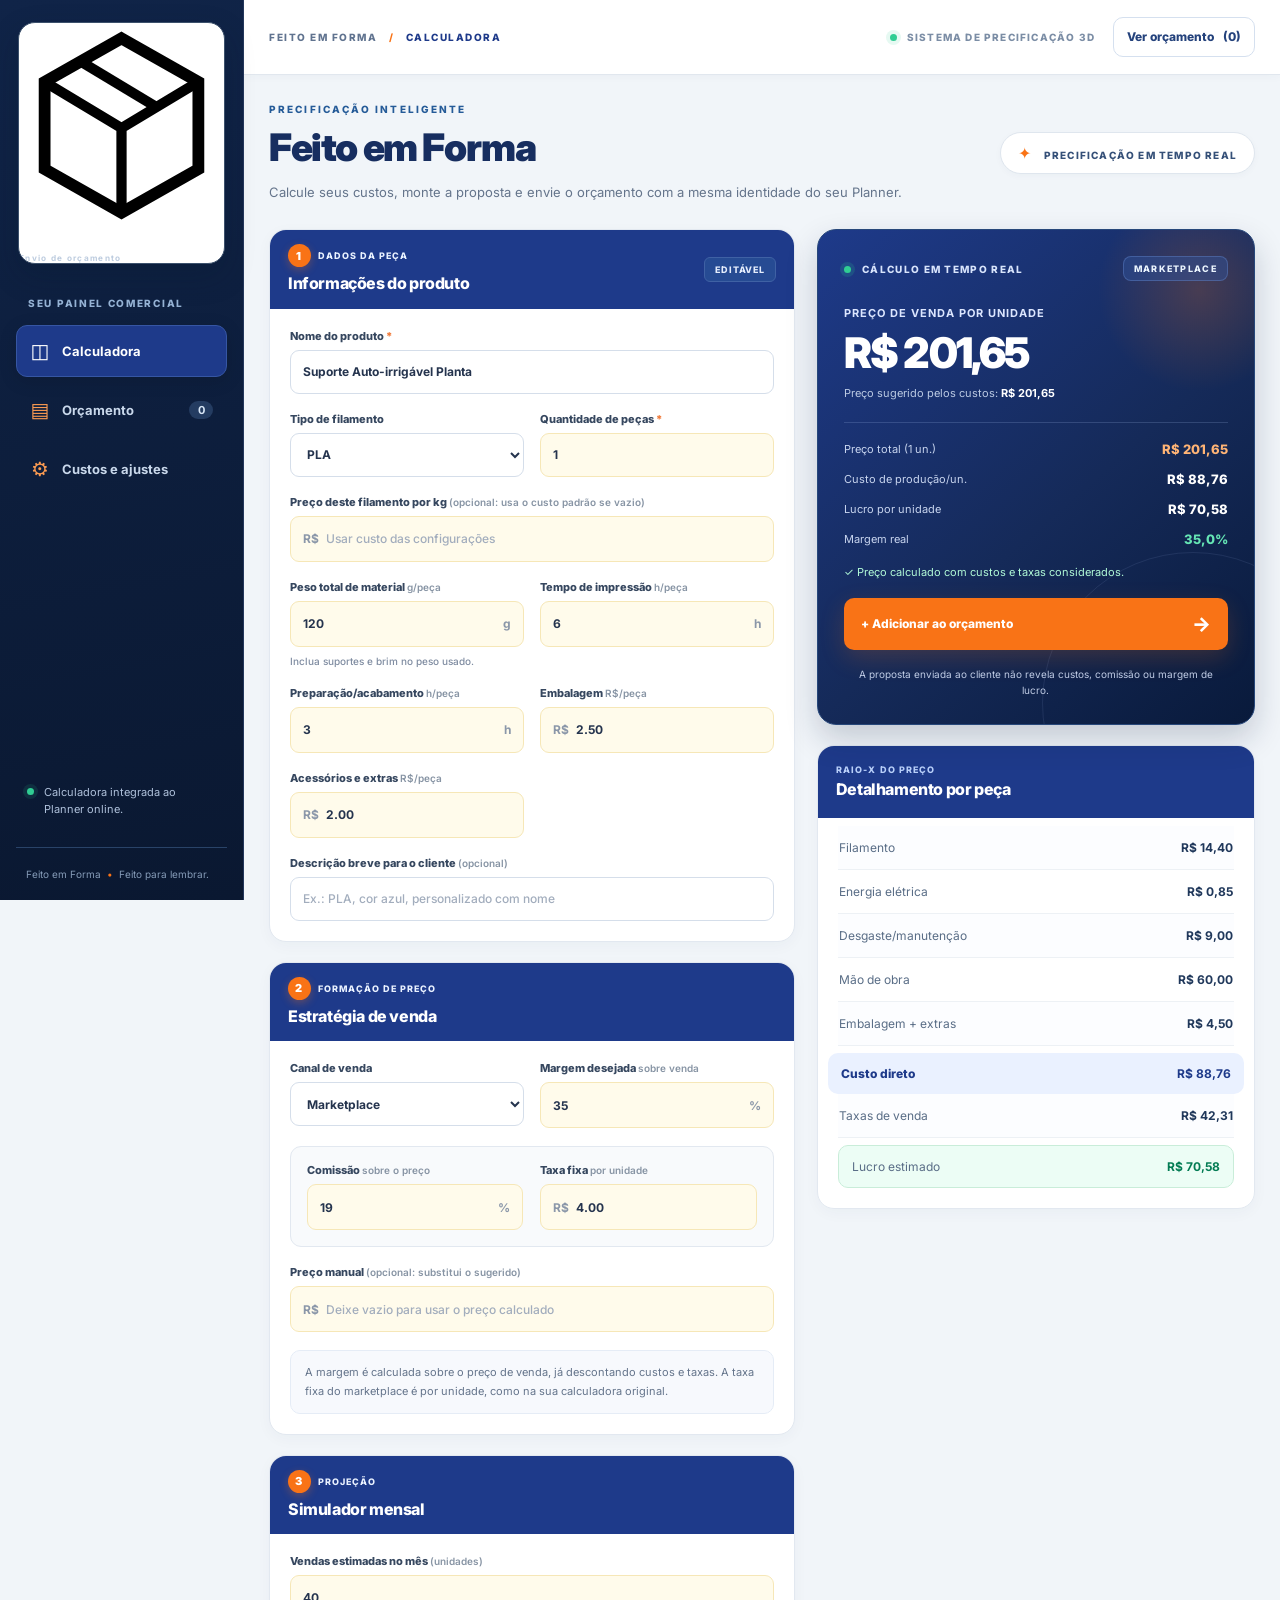
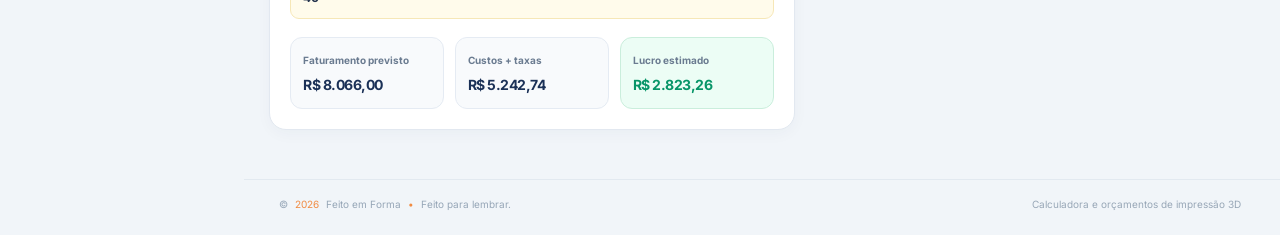
<file: mnt/data/planner-v4-greenfix/calculadora/index.html>
<!DOCTYPE html>
<html lang="pt-BR">
<head>
  <meta charset="UTF-8">
  <meta name="viewport" content="width=device-width, initial-scale=1.0">
  <meta name="theme-color" content="#11352c">
  <meta name="description" content="Calculadora de impressão 3D, custos, preços e propostas comerciais da Feito em Forma.">
  <title>Calculadora & Orçamentos | Feito em Forma</title>
  <link rel="icon" type="image/png" href="assets/img/favicon.png">
  <link rel="stylesheet" href="assets/css/styles.css">
  <link rel="stylesheet" href="assets/css/redesign.css">
  <link rel="stylesheet" href="assets/css/embedded.css">
  <script defer src="assets/js/app.js"></script>
</head>
<body>
  <div class="app-shell">
    <aside class="sidebar" aria-label="Menu principal">
      <div class="brand">
        <img class="brand-symbol" src="assets/img/brand-symbol.svg" alt="Símbolo da Feito em Forma">
        <div class="brand-text"><strong>Feito em Forma</strong><small>Envio de orçamento</small></div>
      </div>
      <div class="sidebar-caption">SEU PAINEL COMERCIAL</div>
      <nav class="nav" aria-label="Seções">
        <button type="button" class="nav-link active" data-tab="calculadora" aria-current="page"><span class="nav-ico">◫</span> Calculadora</button>
        <button type="button" class="nav-link" data-tab="orcamento"><span class="nav-ico">▤</span> Orçamento <span id="navCount" class="count-pill">0</span></button>
        
        <button type="button" class="nav-link" data-tab="configuracoes"><span class="nav-ico">⚙</span> Custos e ajustes</button>
      </nav>
      <div class="sidebar-spacer"></div>
      <div class="sidebar-info"><span class="status-dot"></span><span>Calculadora integrada ao Planner online.</span></div>
      <div class="sidebar-foot">Feito em Forma <span>•</span> Feito para lembrar.</div>
    </aside>

    <main class="main">
      <nav class="embedded-nav" aria-label="Etapas da calculadora integrada">
        <button type="button" data-tab="calculadora">◫ Calculadora</button>
        <button type="button" data-tab="orcamento">▤ Orçamento</button>
        
        <button type="button" data-tab="configuracoes">⚙ Custos e ajustes</button>
      </nav>
      <header class="topbar">
        <div class="breadcrumb">FEITO EM FORMA <span>/</span> <span id="breadcrumbSection">CALCULADORA</span></div>
        <div class="top-actions"><span class="top-label"><span class="status-dot"></span> SISTEMA DE PRECIFICAÇÃO 3D</span><button type="button" class="btn btn-small btn-outline" data-goto="orcamento">Ver orçamento <span id="topCount">(0)</span></button></div>
      </header>

      <section id="panel-calculadora" class="panel active" aria-label="Calculadora">
        <div class="page-head"><div><div class="eyebrow">PRECIFICAÇÃO INTELIGENTE</div><h1>Feito em Forma</h1><p>Calcule seus custos, monte a proposta e envie o orçamento com a mesma identidade do seu Planner.</p></div><div class="head-mark"><span>✦</span> PRECIFICAÇÃO EM TEMPO REAL</div></div>
        <div class="calc-grid">
          <div class="calc-form-stack">
            <section class="surface">
              <div class="surface-header"><div><div class="section-counter numbered"><b>1</b><span>DADOS DA PEÇA</span></div><h2>Informações do produto</h2></div><span class="tiny-chip">EDITÁVEL</span></div>
              <div class="form-grid">
                <label class="field full"><span>Nome do produto <i>*</i></span><input id="prod_nome" type="text" maxlength="120" value="Suporte Auto-irrigável Planta" placeholder="Ex.: Chaveiro personalizado"></label>
                <label class="field"><span>Tipo de filamento</span><select id="prod_material"><option>PLA</option><option>PETG</option><option>ABS</option><option>TPU</option><option>Outro</option></select></label>
                <label class="field"><span>Quantidade de peças <i>*</i></span><input id="prod_quantidade" type="number" min="1" max="100000" step="1" value="1"></label>
                <label class="field full"><span>Preço deste filamento por kg <small>(opcional: usa o custo padrão se vazio)</small></span><div class="input-unit"><span>R$</span><input id="prod_custo_filamento" type="number" min="0" step="0.01" placeholder="Usar custo das configurações"></div></label>
                <label class="field"><span>Peso total de material <small>g/peça</small></span><div class="input-unit"><input id="prod_peso" type="number" min="0" step="0.1" value="120"><span>g</span></div><small>Inclua suportes e brim no peso usado.</small></label>
                <label class="field"><span>Tempo de impressão <small>h/peça</small></span><div class="input-unit"><input id="prod_temp_imp" type="number" min="0" step="0.1" value="6"><span>h</span></div></label>
                <label class="field"><span>Preparação/acabamento <small>h/peça</small></span><div class="input-unit"><input id="prod_temp_prep" type="number" min="0" step="0.1" value="3"><span>h</span></div></label>
                <label class="field"><span>Embalagem <small>R$/peça</small></span><div class="input-unit"><span>R$</span><input id="prod_emb" type="number" min="0" step="0.01" value="2.50"></div></label>
                <label class="field"><span>Acessórios e extras <small>R$/peça</small></span><div class="input-unit"><span>R$</span><input id="prod_extras" type="number" min="0" step="0.01" value="2.00"></div></label>
                <label class="field full"><span>Descrição breve para o cliente <small>(opcional)</small></span><input id="prod_descricao" maxlength="180" type="text" placeholder="Ex.: PLA, cor azul, personalizado com nome"></label>
              </div>
            </section>
            <section class="surface">
              <div class="surface-header"><div><div class="section-counter numbered"><b>2</b><span>FORMAÇÃO DE PREÇO</span></div><h2>Estratégia de venda</h2></div></div>
              <div class="form-grid">
                <label class="field"><span>Canal de venda</span><select id="prod_canal"><option value="direta">Venda direta / WhatsApp</option><option value="marketplace" selected>Marketplace</option></select></label>
                <label class="field"><span>Margem desejada <small>sobre venda</small></span><div class="input-unit"><input id="prod_margem_pct" type="number" step="1" min="0" max="99" value="35"><span>%</span></div></label>
                <div id="marketplaceFields" class="subfields full"><label class="field"><span>Comissão <small>sobre o preço</small></span><div class="input-unit"><input id="prod_taxa_pct" type="number" min="0" max="99" step="0.1" value="19"><span>%</span></div></label><label class="field"><span>Taxa fixa <small>por unidade</small></span><div class="input-unit"><span>R$</span><input id="prod_taxa_fixa" type="number" min="0" step="0.01" value="4.00"></div></label></div>
                <label class="field full"><span>Preço manual <small>(opcional: substitui o sugerido)</small></span><div class="input-unit"><span>R$</span><input id="prod_preco_manual" type="number" min="0" step="0.01" placeholder="Deixe vazio para usar o preço calculado"></div></label>
              </div>
              <div class="helper-note">A margem é calculada sobre o preço de venda, já descontando custos e taxas. A taxa fixa do marketplace é por unidade, como na sua calculadora original.</div>
            </section>
            <section class="surface compact">
              <div class="surface-header"><div><div class="section-counter numbered"><b>3</b><span>PROJEÇÃO</span></div><h2>Simulador mensal</h2></div></div>
              <label class="field"><span>Vendas estimadas no mês <small>(unidades)</small></span><input id="vendas_qtd" type="number" min="0" step="1" value="40"></label>
              <div class="projection"><div><span>Faturamento previsto</span><strong id="kpi_faturamento">R$ 0,00</strong></div><div><span>Custos + taxas</span><strong id="kpi_custo">R$ 0,00</strong></div><div><span>Lucro estimado</span><strong class="green" id="kpi_lucro">R$ 0,00</strong></div></div>
            </section>
          </div>
          <div class="calc-side">
            <section class="price-card">
              <div class="price-header"><span><span class="status-dot light"></span> CÁLCULO EM TEMPO REAL</span><span id="channelChip" class="channel-chip">MARKETPLACE</span></div>
              <div class="price-caption">PREÇO DE VENDA POR UNIDADE</div><div id="priceUnit" class="price-big">R$ 0,00</div><div class="price-secondary">Preço sugerido pelos custos: <strong id="suggestedUnit">R$ 0,00</strong></div>
              <div class="price-divider"></div>
              <div class="price-metrics"><div><span>Preço total (<span id="summaryQty">1</span> un.)</span><strong id="priceTotal">R$ 0,00</strong></div><div><span>Custo de produção/un.</span><strong id="costUnit">R$ 0,00</strong></div><div><span>Lucro por unidade</span><strong id="profitUnit">R$ 0,00</strong></div><div><span>Margem real</span><strong id="marginReal">0,0%</strong></div></div>
              <div id="calcFeedback" class="calc-feedback" role="status"></div>
              <button id="addItemBtn" type="button" class="btn btn-orange btn-full">+ Adicionar ao orçamento <span>→</span></button>
              <div class="price-tip">A proposta enviada ao cliente não revela custos, comissão ou margem de lucro.</div>
            </section>
            <section class="surface breakdown"><div class="surface-header"><div><div class="section-counter">RAIO-X DO PREÇO</div><h2>Detalhamento por peça</h2></div></div>
              <div class="breakdown-row"><span>Filamento</span><strong id="c_material">R$ 0,00</strong></div><div class="breakdown-row"><span>Energia elétrica</span><strong id="c_energia">R$ 0,00</strong></div><div class="breakdown-row"><span>Desgaste/manutenção</span><strong id="c_depreciacao">R$ 0,00</strong></div><div class="breakdown-row"><span>Mão de obra</span><strong id="c_maodeobra">R$ 0,00</strong></div><div class="breakdown-row"><span>Embalagem + extras</span><strong id="c_embalagem">R$ 0,00</strong></div><div class="breakdown-row total"><span>Custo direto</span><strong id="c_total_direto">R$ 0,00</strong></div><div class="breakdown-row"><span>Taxas de venda</span><strong id="c_taxa_mkt_total">R$ 0,00</strong></div><div class="breakdown-row profit"><span>Lucro estimado</span><strong id="c_lucro_unit">R$ 0,00</strong></div>
            </section>
          </div>
        </div>
      </section>

      <section id="panel-orcamento" class="panel" aria-label="Orçamento">
        <div class="page-head"><div><div class="eyebrow">ATENDIMENTO AO CLIENTE</div><h1>Seu próximo <em>orçamento.</em></h1><p>Monte uma proposta com várias peças e envie uma mensagem pronta pelo WhatsApp.</p></div><button type="button" id="newQuote" class="btn btn-outline">+ Novo orçamento</button></div>
        <div class="quote-grid">
          <div class="quote-edit-col">
            <section class="surface"><div class="surface-header"><div><div class="section-counter numbered"><b>1</b><span>DADOS DO CLIENTE</span></div><h2>Para quem é a proposta?</h2></div></div>
              <div class="form-grid"><label class="field"><span>Nome do cliente</span><input id="cliente_nome" type="text" maxlength="100" placeholder="Nome ou empresa"></label><label class="field"><span>WhatsApp do cliente <small>(opcional)</small></span><input id="cliente_telefone" type="tel" maxlength="24" placeholder="11 99999-9999"></label><label class="field full"><span>Data de validade</span><input id="orc_validade" type="date"></label></div>
            </section>
            <section class="surface"><div class="surface-header"><div><div class="section-counter numbered"><b>2</b><span>ITENS DA PROPOSTA</span></div><h2>Produtos selecionados <span class="mini-count" id="itemCount">0</span></h2></div><button id="backCalcBtn" type="button" class="btn btn-small btn-outline">+ Adicionar item</button></div>
              <div id="quoteItems" class="quote-items"></div>
            </section>
            <section class="surface"><div class="surface-header"><div><div class="section-counter numbered"><b>3</b><span>CONDIÇÕES</span></div><h2>Condições comerciais</h2></div></div>
              <div class="form-grid"><label class="field"><span>Desconto geral</span><div class="input-unit"><input id="orc_desconto" type="number" min="0" max="100" step="0.1" value="0"><span>%</span></div></label><label class="field"><span>Frete cobrado do cliente</span><div class="input-unit"><span>R$</span><input id="orc_frete" type="number" min="0" step="0.01" value="0"></div></label><label class="field"><span>Custo real do frete <small>(interno)</small></span><div class="input-unit"><span>R$</span><input id="orc_custo_frete" type="number" min="0" step="0.01" value="0"></div></label><label class="field"><span>Prazo estimado</span><input id="orc_prazo" type="text" maxlength="100" placeholder="Ex.: 5 dias úteis"></label><label class="field full"><span>Forma de pagamento</span><input id="orc_pagamento" type="text" maxlength="140" placeholder="Ex.: PIX, 50% de entrada"></label><label class="field full"><span>Observações ao cliente</span><textarea id="orc_observacoes" rows="3" maxlength="600" placeholder="Ex.: Arte sujeita à aprovação antes da produção."></textarea></label></div>
            </section>
            <section class="surface"><div class="surface-header"><div><div class="section-counter">RESULTADOS INTERNOS</div><h2>Viabilidade da proposta</h2></div></div><div class="internal-stats"><div><span>Receita total</span><strong id="quoteRevenue">R$ 0,00</strong></div><div><span>Custos estimados</span><strong id="quoteCosts">R$ 0,00</strong></div><div><span>Lucro estimado</span><strong id="quoteProfit">R$ 0,00</strong></div><div><span>Margem real</span><strong id="quoteMargin">0,0%</strong></div></div><div id="quoteWarning" class="helper-note"></div></section>
          </div>
          <div class="quote-preview-col">
            <div class="preview-label"><span>PRÉVIA DA PROPOSTA</span><span class="client-safe">✓ Apenas dados comerciais</span></div>
            <article class="proposal" id="proposalPreview" aria-label="Proposta comercial para impressão"></article>
            <section class="wa-preview" aria-label="Prévia da mensagem do WhatsApp">
              <div class="wa-preview-head"><span>☷ &nbsp;Mensagem pronta para o WhatsApp</span><span>VISÃO DO CLIENTE</span></div>
              <pre id="whatsappPreviewText" class="wa-preview-message"></pre>
            </section>
            <div class="quote-buttons"><button type="button" id="savePlanner" class="btn btn-dark btn-full">✓ Salvar no Planner (nuvem)</button><button type="button" id="markPlannerSent" class="btn btn-outline btn-full">✓ Confirmar envio e marcar como enviado</button><p id="plannerSaveStatus" class="planner-save-status" aria-live="polite">O envio ao WhatsApp também salvará a proposta no Planner antes de abrir a conversa.</p><button type="button" id="sendWhatsapp" class="btn btn-whatsapp btn-full">Enviar pelo WhatsApp ↗</button><button type="button" id="copyQuote" class="btn btn-outline btn-full">Copiar mensagem</button><div class="quote-buttons-row"><button id="printQuote" type="button" class="btn btn-outline">Imprimir / salvar PDF</button></div></div>
            <p class="privacy-note">O WhatsApp abrirá com a mensagem preenchida. Confira o destinatário e toque em enviar. Sem número informado, selecione um contato no WhatsApp.</p>
          </div>
        </div>
      </section>

      <section id="panel-historico" class="panel" aria-label="Histórico">
        <div class="page-head"><div><div class="eyebrow">PROPOSTAS REGISTRADAS</div><h1>Histórico de <em>orçamentos.</em></h1><p>Recupere propostas anteriores para ajustar preços ou reenviar ao cliente.</p></div><div class="head-actions"><button type="button" class="btn btn-outline" id="exportHistory">Exportar backup (.xlsx)</button><button type="button" class="btn btn-outline" id="importHistory">Importar backup</button><input type="file" id="importFile" accept=".json,.xlsx,application/json,application/vnd.openxmlformats-officedocument.spreadsheetml.sheet" hidden></div></div>
        <section class="surface history-surface"><label class="field search-field"><span>Localizar orçamento</span><input type="search" id="historySearch" placeholder="Buscar por cliente, produto ou número da proposta..."></label><div id="historyList" class="history-list"></div></section>
      </section>

      <section id="panel-configuracoes" class="panel" aria-label="Custos e ajustes">
        <div class="page-head"><div><div class="eyebrow">SEUS PARÂMETROS DE PRODUÇÃO</div><h1>Custos sempre <em>atualizados.</em></h1><p>Personalize os valores do seu processo produtivo. Os cálculos passam a usar esses custos imediatamente.</p></div></div>
        <div class="settings-wrap"><section class="surface"><div class="surface-header"><div><div class="section-counter">PARÂMETROS DO SEU ATELIÊ</div><h2>Custos de referência</h2></div></div>
          <div class="form-grid"><label class="field"><span>Filamento por kg</span><div class="input-unit"><span>R$</span><input id="p_filamento" type="number" min="0" step="0.01" value="120.00"></div></label><label class="field"><span>Reserva para perdas <small>(material)</small></span><div class="input-unit"><input id="p_perdas" type="number" min="0" max="300" step="0.5" value="0"><span>%</span></div></label><label class="field"><span>Energia por kWh</span><div class="input-unit"><span>R$</span><input id="p_energia" type="number" min="0" step="0.01" value="0.95"></div></label><label class="field"><span>Consumo médio da máquina</span><div class="input-unit"><input id="p_consumo" type="number" min="0" step="1" value="150"><span>W</span></div></label><label class="field"><span>Manutenção/depreciação</span><div class="input-unit"><span>R$/h</span><input id="p_depreciacao" type="number" min="0" step="0.01" value="1.50"></div></label><label class="field"><span>Mão de obra</span><div class="input-unit"><span>R$/h</span><input id="p_maodeobra" type="number" min="0" step="0.01" value="20.00"></div></label></div>
          <div class="helper-note">A potência da impressora é informada em watts: 150 W = 0,15 kW. Defina o consumo médio real a partir do equipamento e das medições de uso. A reserva para perdas é aplicada apenas ao custo do filamento.</div><div class="settings-actions"><button type="button" id="resetSettings" class="btn btn-outline">Restaurar parâmetros originais</button><span id="settingsStatus">As alterações são salvas automaticamente.</span></div>
        </section><section class="surface"><div class="surface-header"><div><div class="section-counter">COMO FUNCIONA</div><h2>Seu preço, explicado</h2></div></div><div class="explain-formula">Preço sugerido = (custo de produção + taxa fixa) ÷ (1 − comissão − margem desejada).</div><p class="info-paragraph">A fórmula do seu script foi preservada. Aqui, a margem representa a porcentagem do preço final que sobra após os custos e as taxas. Se comissão + margem atingir 100%, o preço não poderá ser calculado.</p><p class="info-paragraph">Os orçamentos salvos guardam os preços e custos usados na data do orçamento. Alterações futuras nos parâmetros não modificam propostas antigas.</p></section></div>
      </section>

      <footer class="site-footer">© <span id="currentYear"></span> Feito em Forma <span>•</span> Feito para lembrar. <span class="site-footer-right">Calculadora e orçamentos de impressão 3D</span></footer>
    </main>
  </div>
  <div id="toast" class="toast" role="status" aria-live="polite"></div>
</body>
</html>
</file>
<file: mnt/data/planner-v4-greenfix/calculadora/assets/css/styles.css>
:root{--navy:#102e55;--navy-dark:#0d2444;--blue:#214f80;--orange:#fc873c;--orange-dark:#ec7428;--teal:#087f97;--ink:#152d46;--muted:#718095;--line:#e4ebf2;--bg:#f5f7fb;--white:#fff;--green:#00875b;--palegreen:#e7f8f0;--red:#be354a;--palered:#fff1f1;--shadow:0 7px 26px rgba(22,49,84,.035)}
*{box-sizing:border-box}html{scroll-behavior:smooth}body{margin:0;background:var(--bg);color:var(--ink);font-family:'DM Sans',system-ui,-apple-system,Segoe UI,sans-serif;font-size:14px}button,input,textarea,select{font:inherit}button{cursor:pointer}button:disabled{cursor:not-allowed;opacity:.5}a{color:inherit}.app-shell{display:flex;min-height:100vh}.sidebar{width:252px;min-width:252px;background:var(--navy-dark);color:#fff;display:flex;flex-direction:column;padding:30px 18px 22px;position:sticky;top:0;height:100vh;z-index:10}.brand{display:flex;align-items:center;gap:10px;padding:3px 4px 50px}.brand-icon{width:44px;height:55px;flex:none}.brand strong{font-family:Manrope,sans-serif;font-size:14px;letter-spacing:.5px;line-height:1.6;white-space:nowrap}.brand strong span{color:var(--orange)}.brand small{display:block;font-size:8.2px;letter-spacing:1.3px;color:#bdccdf;font-weight:700}.sidebar-caption{font-size:10px;letter-spacing:2px;color:#7792ae;font-weight:800;padding:0 14px 17px}.nav{display:flex;flex-direction:column;gap:7px}.nav-link{border:1px solid transparent;background:transparent;color:#b8cbe0;padding:14px 13px;border-radius:10px;text-align:left;display:flex;gap:13px;align-items:center;font-size:13px;font-weight:700;width:100%;transition:.2s}.nav-link:hover,.nav-link:focus-visible{color:white;background:#173960}.nav-link.active{background:#204a76;color:white;border-color:#315e8e}.nav-ico{font-size:19px;line-height:1;width:20px;text-align:center;font-weight:400}.count-pill{margin-left:auto;font-size:11px;background:#173960;color:#c2d7ec;min-width:24px;border-radius:10px;text-align:center;padding:2px 6px}.nav-link.active .count-pill{background:var(--orange);color:#1d2d42}.sidebar-spacer{flex:1}.sidebar-info{display:flex;gap:10px;align-items:flex-start;margin:0 11px 28px;color:#a2bad1;font-size:11px;line-height:1.6}.status-dot{display:inline-block;flex:none;width:7px;height:7px;background:#30cd93;border-radius:50%;box-shadow:0 0 0 4px rgba(48,205,147,.12);margin-top:4px}.status-dot.light{margin:0 8px 0 0;box-shadow:0 0 0 4px rgba(48,205,147,.16)}.sidebar-foot{font-size:10px;color:#849db5;border-top:1px solid #244367;padding:20px 10px 0}.sidebar-foot span{color:var(--orange);padding:0 3px}.main{min-width:0;flex:1;max-width:calc(100% - 252px);display:flex;flex-direction:column}.topbar{height:75px;display:flex;align-items:center;justify-content:space-between;border-bottom:1px solid var(--line);padding:0 45px;background:white;gap:15px}.breadcrumb{font-size:10px;font-weight:800;letter-spacing:1.3px;color:#7187a2}.breadcrumb span{color:var(--orange);padding:0 8px}.breadcrumb span:last-child{color:#365875;padding:0}.top-actions{display:flex;gap:22px;align-items:center}.top-label{font-weight:800;color:#98a5b4;letter-spacing:1.2px;font-size:9px}.btn{appearance:none;display:inline-flex;justify-content:center;align-items:center;gap:9px;border-radius:9px;padding:13px 16px;font-size:12px;font-weight:800;border:1px solid transparent;transition:background-color .17s,transform .17s,box-shadow .17s;text-decoration:none;line-height:1.2}.btn:hover:not(:disabled){transform:translateY(-1px)}.btn:focus-visible,input:focus-visible,select:focus-visible,textarea:focus-visible,.nav-link:focus-visible{outline:3px solid #ffb473;outline-offset:2px}.btn-small{padding:9px 13px;font-size:11px}.btn-outline{color:var(--blue);background:white;border-color:#d7e3ef}.btn-outline:hover{background:#f5f9fd}.btn-orange{background:var(--orange);color:#102d4b;box-shadow:0 8px 18px rgba(252,135,60,.18)}.btn-orange:hover{background:#ff9751}.btn-orange span{font-size:20px;margin-left:auto}.btn-full{width:100%}.btn-dark{background:var(--navy);color:white}.btn-dark:hover{background:var(--blue)}.btn-whatsapp{background:#16a569;color:white;padding:17px;font-size:13px}.btn-whatsapp:hover{background:#008c59}.panel{display:none;padding:40px 45px 24px;flex:1}.panel.active{display:block}.page-head{display:flex;justify-content:space-between;gap:20px;align-items:center;margin-bottom:29px}.eyebrow{color:var(--teal);letter-spacing:2.2px;font-size:10px;font-weight:800;margin-bottom:9px}.page-head h1{font-family:Manrope,system-ui,sans-serif;font-size:clamp(26px,3vw,36px);letter-spacing:-1.3px;line-height:1.25;margin:0 0 10px;font-weight:800;color:var(--navy)}.page-head h1 em{font-style:normal;color:var(--orange)}.page-head p{color:var(--muted);font-size:13px;margin:0;line-height:1.6}.head-mark{border:1px solid #dbe5ee;background:#fff;border-radius:40px;padding:10px 17px;font-size:10px;font-weight:800;letter-spacing:1.2px;color:#7b91a5;white-space:nowrap}.head-mark span{color:var(--orange);font-size:16px;margin-right:8px}.head-actions{display:flex;gap:8px;flex-wrap:wrap}.calc-grid{display:grid;grid-template-columns:minmax(0,1.5fr) minmax(300px,1fr);gap:20px;align-items:start}.calc-form-stack,.calc-side,.quote-edit-col,.quote-preview-col{display:flex;flex-direction:column;gap:20px;min-width:0}.calc-side{position:sticky;top:17px}.surface{background:white;border:1px solid var(--line);border-radius:14px;padding:23px 25px;box-shadow:var(--shadow);min-width:0}.surface.compact{padding-bottom:20px}.surface-header{display:flex;justify-content:space-between;align-items:center;gap:14px;margin-bottom:23px}.section-counter{color:var(--orange);letter-spacing:1.6px;font-size:10px;font-weight:900;margin-bottom:8px}.section-counter span{color:#92a4b5;font-weight:800}.surface h2{font-family:Manrope,sans-serif;font-size:17px;letter-spacing:-.5px;color:var(--navy);margin:0;line-height:1.4}.tiny-chip{border:1px solid #ebf0f6;background:#fafbfe;border-radius:6px;padding:5px 8px;font-size:9px;font-weight:800;letter-spacing:1px;color:#6e8197}.form-grid{display:grid;grid-template-columns:repeat(2,minmax(0,1fr));gap:18px 17px}.field{display:flex;flex-direction:column;min-width:0;gap:7px;color:#3c5770;font-size:11px;font-weight:800}.field.full,.subfields.full{grid-column:1/-1}.field>span:first-child{display:block}.field span i{font-style:normal;color:#f07836}.field span small{font-weight:600;color:#98a8b7;font-size:10px}.field input,.field select,.field textarea,.field .input-unit{min-width:0;width:100%;background:#f9fbfd;border:1px solid #dce5ef;border-radius:8px;min-height:43px;color:#193e60;padding:11px 12px;outline:none;font-size:12px;font-weight:700}.field input:focus,.field select:focus,.field textarea:focus,.field .input-unit:focus-within{border-color:#ffa165;background:#fff;box-shadow:0 0 0 3px rgba(252,135,60,.08)}.field textarea{resize:vertical;font-weight:500;line-height:1.5}.field input::placeholder,.field textarea::placeholder{color:#adbac9;font-weight:500}.field select{cursor:pointer}.field .input-unit{display:flex;align-items:center;gap:7px;padding:0 12px;transition:.2s}.input-unit input{border:0!important;background:transparent!important;box-shadow:none!important;padding:9px 0!important;min-height:40px;width:100%;outline:0}.input-unit>span{color:#8094a9;font-weight:700;font-size:12px;white-space:nowrap}.field>small{color:#90a0b0;font-size:10px;font-weight:500;line-height:1.4}.subfields{display:grid;grid-template-columns:repeat(2,minmax(0,1fr));gap:17px;padding:16px;background:#f8fafc;border:1px dashed #d9e6f2;border-radius:10px}.subfields.hidden{display:none}.helper-note{color:#8191a3;font-size:11px;line-height:1.75;background:#f8fafc;border:1px solid #ecf0f6;padding:12px 14px;border-radius:8px;margin-top:19px}.projection{display:grid;grid-template-columns:repeat(3,1fr);gap:10px;margin-top:18px}.projection>div{border:1px solid #e3ecf4;background:#f9fbfe;border-radius:9px;padding:14px 10px}.projection span{color:#7e91a2;font-size:10px;line-height:1.45;font-weight:600;display:block;margin-bottom:8px}.projection strong{color:var(--navy);font-family:Manrope,sans-serif;font-size:14px;letter-spacing:-.5px}.green{color:var(--green)!important}.price-card{background:linear-gradient(145deg,#153f69 0%,#0d2c50 100%);color:#fff;padding:24px;border-radius:15px;box-shadow:0 14px 36px rgba(13,44,80,.17)}.price-header{display:flex;align-items:center;justify-content:space-between;font-size:9px;letter-spacing:1px;font-weight:800;color:#bfdaee;gap:8px}.channel-chip{color:#eaf4fe;border:1px solid #4b6b8a;border-radius:12px;padding:5px 9px;white-space:nowrap;font-size:9px}.price-caption{color:#c6d8e6;font-size:12px;margin-top:29px}.price-big{font-size:clamp(35px,3.5vw,48px);font-weight:800;line-height:1.5;font-family:Manrope,sans-serif;letter-spacing:-1.6px}.price-secondary{color:#abc2d8;font-size:11px}.price-secondary strong{color:#fff}.price-divider{height:1px;background:#3a5676;margin:22px 0 18px}.price-metrics{display:flex;flex-direction:column;gap:14px}.price-metrics>div{display:flex;align-items:center;justify-content:space-between;gap:10px;font-size:12px}.price-metrics span{color:#b5cde1}.price-metrics strong{font-weight:800;font-size:14px;color:#fff}.price-metrics>div:last-child strong{color:#70e5b5}.calc-feedback{border-radius:8px;font-size:11px;line-height:1.5;margin:17px 0;color:#a7f1d1}.calc-feedback.warning{color:#fff2a7;background:rgba(255,182,84,.09);padding:11px}.calc-feedback.error{color:#ffbfc0;background:rgba(255,114,114,.1);padding:11px}.price-tip{text-align:center;color:#b7c8d9;font-size:10px;line-height:1.6;padding:16px 5px 0}.breakdown .surface-header{margin-bottom:12px}.breakdown-row{display:flex;justify-content:space-between;align-items:center;gap:10px;font-size:12px;padding:13px 0;border-bottom:1px solid #edf1f5}.breakdown-row span{color:#8192a4}.breakdown-row strong{font-size:12px;color:var(--navy)}.breakdown-row.total{background:#f4f8fc;padding:14px 10px;margin:9px -10px 0;border-radius:7px;border:0;font-weight:800}.breakdown-row.total span{color:var(--navy)}.breakdown-row.profit{border:none;padding-bottom:3px}.breakdown-row.profit strong{color:var(--green)}.quote-grid{display:grid;grid-template-columns:minmax(0,1fr) minmax(330px,.89fr);gap:20px;align-items:start}.mini-count{font-size:11px;background:#ebf2f9;color:#366084;border-radius:14px;padding:3px 8px;margin-left:5px}.quote-items{display:flex;flex-direction:column;gap:10px}.empty-state{text-align:center;padding:28px 12px;border:1px dashed #dce6ef;border-radius:10px;background:#fafcff}.empty-illustration{font-size:32px;color:#a6bbcd;margin-bottom:8px}.empty-state strong{display:block;font-size:13px;color:#496881}.empty-state p{font-size:11px;color:#8ea0af;margin:8px auto 0;max-width:280px;line-height:1.6}.quote-line{border:1px solid #e3eaf2;border-radius:10px;padding:15px;display:grid;grid-template-columns:1fr auto;gap:9px;align-items:start}.quote-line strong{color:#214664;font-size:12px}.quote-line small{display:block;color:#8a9fb0;margin-top:5px;line-height:1.5}.quote-line .line-price{text-align:right;font-weight:800;font-size:12px;color:var(--navy)}.line-actions{display:flex;align-items:center;gap:10px;grid-column:1/-1;justify-content:space-between}.line-actions label{display:flex;align-items:center;gap:7px;font-size:10px;color:#8599aa;font-weight:700}.line-actions input{width:74px;padding:7px;border:1px solid #dce6ef;border-radius:6px;font-size:11px;background:#fafcff}.line-actions button{color:#b54c55;border:0;background:transparent;font-size:11px;font-weight:700;padding:7px 0}.internal-stats{display:grid;grid-template-columns:repeat(2,1fr);gap:10px}.internal-stats>div{background:#f8fafc;padding:15px;border-radius:8px}.internal-stats span{display:block;color:#8194a4;font-size:10px;margin-bottom:7px}.internal-stats strong{color:var(--navy);font-size:18px;font-family:Manrope,sans-serif}.preview-label{display:flex;justify-content:space-between;align-items:center;color:#7d90a1;letter-spacing:1.4px;font-size:10px;font-weight:800}.client-safe{color:#008f63;letter-spacing:0;font-size:10px}.proposal{background:#fff;border:1px solid #e1e9f1;border-radius:12px;box-shadow:0 10px 28px rgba(20,50,70,.06);padding:30px;min-height:400px;overflow-wrap:anywhere}.proposal-header{display:flex;justify-content:space-between;gap:15px;align-items:center;border-bottom:2px solid #eaf0f6;padding-bottom:20px;margin-bottom:25px}.proposal-name{font-family:Manrope,sans-serif;color:var(--navy);font-size:18px;letter-spacing:-.6px;font-weight:900}.proposal-name span{color:#fa8a3f}.proposal-header small{font-size:8px;color:#97a7b8;font-weight:800;letter-spacing:1.3px}.proposal-number{text-align:right;color:#899cb0;font-size:10px;line-height:1.8}.proposal-number strong{color:#25496a}.proposal h3{font-family:Manrope,sans-serif;font-size:19px;letter-spacing:-.6px;color:var(--navy);margin:0 0 19px}.proposal-sub{display:flex;justify-content:space-between;gap:15px;flex-wrap:wrap;font-size:11px;color:#8294a5;margin-bottom:20px}.proposal-sub b{display:block;color:#355573;margin-bottom:4px}.proposal-table{width:100%;border-collapse:collapse;font-size:11px;table-layout:fixed}.proposal-table th{font-size:9px;text-transform:uppercase;letter-spacing:1px;color:#7890a4;text-align:left;background:#f8fafc;padding:11px 7px}.proposal-table td{padding:13px 7px;border-bottom:1px solid #eef2f6;color:#42617a;vertical-align:top}.proposal-table th:nth-child(2),.proposal-table td:nth-child(2){width:36px;text-align:center}.proposal-table th:nth-child(3),.proposal-table td:nth-child(3){width:75px;text-align:right}.proposal-table th:nth-child(4),.proposal-table td:nth-child(4){width:85px;text-align:right}.proposal-table .line-desc{font-size:10px;color:#9caebc;margin-top:3px;line-height:1.5}.proposal-totals{margin:20px 0 20px auto;max-width:245px}.proposal-totals>div{display:flex;justify-content:space-between;color:#8293a2;font-size:11px;padding:6px 0;gap:20px}.proposal-totals strong{color:#315574}.proposal-totals .grand{border-top:1px solid #d9e3eb;margin-top:7px;padding-top:15px;color:var(--navy);font-weight:900;font-size:13px}.proposal-totals .grand strong{font-size:20px;color:var(--orange);font-family:Manrope,sans-serif;white-space:nowrap}.proposal-terms{border-top:1px solid #eaf0f5;padding-top:16px;display:grid;gap:9px;color:#687f95;font-size:10px;line-height:1.6}.proposal-terms strong{color:#345775}.proposal-footer{margin-top:25px;border-top:1px solid #eef2f6;padding-top:15px;text-align:center;color:#99abb9;font-size:10px}.quote-buttons{display:flex;flex-direction:column;gap:10px}.quote-buttons-row{display:flex;gap:10px}.quote-buttons-row .btn{flex:1}.privacy-note{font-size:11px;line-height:1.6;color:#8b9aab;text-align:center;margin:0}.history-surface{max-width:1040px}.search-field{max-width:500px;margin-bottom:22px}.history-list{display:flex;flex-direction:column;gap:12px}.history-card{display:flex;gap:16px;align-items:center;justify-content:space-between;padding:17px;border-radius:10px;border:1px solid #e2eaf2;flex-wrap:wrap}.history-card h3{margin:0 0 6px;font-size:14px;color:#244b6d}.history-card p{margin:0;color:#8a9aac;font-size:11px}.history-card .history-meta{flex:1;min-width:230px}.history-amount{text-align:right;min-width:110px}.history-amount strong{font-size:16px;color:var(--navy);display:block}.history-amount span{font-size:10px;color:#90a0b1}.history-actions{display:flex;gap:7px;flex-wrap:wrap}.history-actions .btn{font-size:10px;padding:9px 10px}.danger{color:#b74955!important}.settings-wrap{max-width:900px;display:grid;gap:20px}.settings-actions{margin-top:18px;display:flex;align-items:center;gap:15px;flex-wrap:wrap}.settings-actions>span{font-size:11px;color:var(--green)}.explain-formula{background:#eaf2f9;color:var(--navy);font-weight:800;padding:18px;border-radius:9px;font-size:14px;line-height:1.6}.info-paragraph{font-size:12px;line-height:1.8;color:#8192a3}.site-footer{padding:18px 45px 29px;color:#96a6b7;font-size:10px}.site-footer>span{color:#f18b42;margin:0 4px}.site-footer-right{float:right;color:#98a7b7!important}.toast{position:fixed;bottom:24px;right:24px;z-index:100;max-width:390px;background:#173e64;border-radius:10px;padding:14px 19px;color:white;box-shadow:0 18px 35px #0d2c5040;font-size:12px;line-height:1.6;pointer-events:none;transform:translateY(15px);opacity:0;transition:.25s}.toast.show{transform:translateY(0);opacity:1}.toast.error{background:#a33546}
@media(max-width:1270px){.topbar{padding:0 25px}.panel{padding:32px 25px 24px}.calc-grid{grid-template-columns:minmax(0,1.25fr) minmax(300px,1fr)}.quote-grid{grid-template-columns:minmax(0,1fr) minmax(300px,.95fr)}.surface{padding:20px}.site-footer{padding-left:25px;padding-right:25px}}
@media(max-width:1020px){.sidebar{width:205px;min-width:205px;padding:27px 10px}.brand{gap:6px}.brand strong{font-size:12px}.brand small{font-size:7px}.main{max-width:calc(100% - 205px)}.calc-grid,.quote-grid{grid-template-columns:1fr}.calc-side{position:static;display:grid;grid-template-columns:1fr 1fr;gap:15px}.quote-preview-col{max-width:780px}.price-big{font-size:36px}}
@media(max-width:710px){.app-shell{display:block}.sidebar{position:relative;height:auto;width:100%;min-width:0;padding:13px 14px 10px;display:block}.brand{padding:0 0 12px}.brand-icon{width:30px;height:38px}.brand strong{font-size:13px}.brand small{font-size:7px}.sidebar-caption,.sidebar-spacer,.sidebar-info,.sidebar-foot{display:none}.nav{flex-direction:row;gap:4px;overflow-x:auto;scrollbar-width:none}.nav-link{flex:0 0 auto;width:auto;padding:11px 12px;font-size:11px;gap:6px}.nav-ico{font-size:15px;width:auto}.count-pill{margin-left:3px}.main{max-width:100%}.topbar{height:50px;padding:0 16px}.top-label{display:none}.top-actions .btn{font-size:10px}.panel{padding:25px 14px 16px}.page-head{align-items:flex-start;flex-direction:column;gap:12px;margin-bottom:20px}.page-head h1{font-size:29px}.head-mark{display:none}.calc-side{display:flex}.surface{padding:19px 16px}.surface h2{font-size:16px}.site-footer{padding:12px 14px 30px}.site-footer-right{float:none;display:block;margin-top:6px!important}}
@media(max-width:420px){.form-grid{grid-template-columns:1fr}.subfields{grid-template-columns:1fr}.proposal{padding:19px 15px}.proposal-table{font-size:10px}.proposal-table th,.proposal-table td{padding-left:3px;padding-right:3px}.proposal-table th:nth-child(3),.proposal-table td:nth-child(3){width:65px}.proposal-table th:nth-child(4),.proposal-table td:nth-child(4){width:72px}.proposal-name{font-size:15px}.proposal-totals .grand strong{font-size:16px}.quote-buttons-row{flex-direction:column}.projection{grid-template-columns:1fr}.internal-stats strong{font-size:15px}.history-amount{text-align:left}.nav-link{padding:10px 9px;font-size:10px}.page-head h1{font-size:26px}}
@media print{body{background:white!important}.sidebar,.topbar,.page-head,.quote-edit-col,.preview-label,.quote-buttons,.privacy-note,.site-footer,.toast{display:none!important}.main{max-width:none!important}.panel{display:none!important;padding:0!important}.panel#panel-orcamento{display:block!important}.quote-grid{display:block!important}.quote-preview-col{display:block!important}.proposal{border:0;box-shadow:none;border-radius:0;margin:0;padding:12mm!important;min-height:0}.app-shell{display:block}.proposal{break-inside:auto}}
</file>
<file: mnt/data/planner-v4-greenfix/calculadora/assets/css/redesign.css>
/* Feito em Forma — visual inspirado na referência enviada pelo proprietário */
@import url('https://fonts.googleapis.com/css2?family=Inter:wght@400;500;600;700;800;900&display=swap');
:root{
  --navy:#1e3a8a;--navy-dark:#101c36;--blue:#244d99;--orange:#f97316;
  --orange-dark:#e86610;--teal:#2866a1;--ink:#18253b;--muted:#63738b;
  --line:#e3e9f0;--bg:#f1f5f9;--white:#fff;--green:#079568;
  --palegreen:#e7f8f0;--shadow:0 7px 28px rgba(20,39,74,.055)
}
*{box-sizing:border-box}
body{background:var(--bg);font-family:Inter,system-ui,-apple-system,'Segoe UI',sans-serif;color:var(--ink)}
.app-shell{min-height:100vh}
.sidebar{width:264px;min-width:264px;padding:22px 16px 20px;background:linear-gradient(170deg,#102448 0%,#0a1831 100%);border-right:1px solid #24375b}
.brand{display:block;padding:0;margin:0 2px 33px;background:#fff;border-radius:17px;overflow:hidden;border:1px solid #3c516c;box-shadow:0 12px 30px #06162935}
.brand-logo{display:block;width:100%;height:auto;aspect-ratio:985/740;object-fit:contain;mix-blend-mode:normal}
.sidebar-caption{font-size:10px;letter-spacing:1.7px;color:#95b2d4;padding:0 12px 16px}
.nav{gap:7px}.nav-link{border:1px solid transparent;color:#c9d8eb;padding:15px 13px;border-radius:11px;font-size:13px;gap:12px}
.nav-link:hover,.nav-link:focus-visible{background:#1b355c}.nav-link.active{background:#1e3a8a;border-color:#3656a3;color:#fff;box-shadow:0 4px 18px #00000020}
.nav-ico{color:#fb9b52;font-size:20px}.nav-link.active .nav-ico{color:#fff}
.count-pill{background:#243c61;color:#d8e6f6}.nav-link.active .count-pill{background:#fd8b37;color:#fff}
.sidebar-info{color:#afc1db;font-size:11px}.sidebar-foot{color:#859bb7;border-color:#294368}
.main{max-width:calc(100% - 264px)}.topbar{height:75px;background:#fff;border-bottom:1px solid #e1e7ee;padding:0 36px;box-shadow:0 2px 9px #1b335408}
.breadcrumb{color:#60738f;font-size:10px;letter-spacing:1.5px}.breadcrumb span:last-child{color:var(--navy)}
.top-actions{gap:18px}.top-label{font-size:10px;color:#7b8da5;display:inline-flex;align-items:center;gap:10px}.top-label .status-dot{margin:0}
.panel{padding:35px 35px 28px}.page-head{margin-bottom:27px;gap:18px}.eyebrow{color:#255b98;font-size:10px;letter-spacing:2.1px}
.page-head h1{font-family:Inter,system-ui,sans-serif;letter-spacing:-1.4px;font-size:clamp(27px,3vw,38px);font-weight:900;color:#172e60}
.page-head h1 em{color:var(--orange)}.page-head p{font-size:13px;color:#64748b;max-width:750px}
.head-mark{color:#355078;border-color:#dfe6ee;background:#fff;box-shadow:0 2px 7px #1a356208}.head-mark span{color:var(--orange)}
.calc-grid{grid-template-columns:minmax(0,1.45fr) minmax(330px,1fr);gap:22px}.calc-form-stack,.calc-side,.quote-edit-col,.quote-preview-col{gap:20px}
.surface{border-radius:17px;padding:22px 24px 23px;background:#fff;border:1px solid #e2e8f0;box-shadow:0 4px 15px rgba(26,47,84,.035);overflow:hidden}
.surface-header{background:#1e3a8a;color:white;padding:15px 21px;margin:-22px -24px 22px;min-height:72px;gap:12px}
.surface h2{font-family:Inter,system-ui,sans-serif;font-weight:800;font-size:16px;letter-spacing:-.4px;color:white;line-height:1.35}
.section-counter{display:flex;align-items:center;gap:7px;color:#b8cff9;font-size:9px;font-weight:800;letter-spacing:1.1px;margin:0 0 4px}
.section-counter span{color:#c3d5fa;font-size:9px;letter-spacing:1px}
.section-counter.numbered{margin:0 0 6px}.section-counter.numbered b{display:inline-flex;align-items:center;justify-content:center;background:#f97316;color:white;width:23px;height:23px;border-radius:50%;font-size:11px;font-weight:900;box-shadow:0 3px 9px #f9731650}
.section-counter.numbered span{color:#e9f1ff}
.tiny-chip{background:#264b93;border:1px solid #3f61a4;color:#e4edfc;padding:6px 10px;font-size:9px;letter-spacing:.8px}
.field{font-size:11px;color:#36475f;font-weight:800;gap:7px}.field span small{font-size:10px;color:#8794a4;font-weight:600}
.field input,.field select,.field textarea,.field .input-unit{min-height:44px;border:1px solid #d5deea;border-radius:9px;color:#25344e;background:#fff;font-size:12px;font-weight:700}
.field input[type=number],.field .input-unit:has(input[type=number]){background:#fffbeb;border-color:#f6e7b7}
.field input:focus,.field select:focus,.field textarea:focus,.field .input-unit:focus-within{border-color:#f97316;background:#fff;box-shadow:0 0 0 3px #f9731625}
.field input[type=number]:focus{background:#fff}
.field .input-unit input{background:transparent!important;border:none!important}
.field input::placeholder,.field textarea::placeholder{color:#a2adbd}
.field>small{font-size:10px;color:#7e8ba0}.field .input-unit>span{color:#8b97a9}
.form-grid{gap:18px 16px}.subfields{border:1px solid #e2e8f0;background:#f8fafc;border-radius:11px;padding:16px}
.helper-note{background:#f7f9fd;border:1px solid #e5ecf6;color:#64748b;border-radius:10px;font-size:11px;line-height:1.7;margin-top:18px}
.projection{gap:11px}.projection>div{padding:15px 12px;background:#f8fafc;border:1px solid #e5ebf3;border-radius:12px}.projection>div:last-child{background:#ecfdf5;border-color:#caeedc}.projection span{font-weight:700;color:#6a7b90}.projection strong{font-family:Inter,sans-serif;font-size:14px;color:#1b3157}.projection>div:last-child strong{color:#067752}
.price-card{position:relative;isolation:isolate;overflow:hidden;padding:26px;background:linear-gradient(139deg,#1e3a8a 0%,#152a59 56%,#091a3b 100%);border:1px solid #27477a;border-radius:19px;box-shadow:0 14px 32px rgba(15,32,67,.20)}
.price-card:before{content:"";position:absolute;right:-55px;top:-50px;width:220px;height:220px;background:radial-gradient(circle,#f9731637,transparent 65%);border-radius:50%;pointer-events:none;z-index:-1}
.price-card:after{content:"";position:absolute;right:-90px;bottom:-130px;width:300px;height:300px;border:1px solid #8095c625;border-radius:50%;z-index:-1;pointer-events:none}
.price-header{font-size:10px;letter-spacing:1.3px;color:#d8e4fc}.channel-chip{border:1px solid #7295dd55;background:#3157a26b;padding:6px 10px;border-radius:8px}
.price-caption{margin-top:25px;font-size:11px;color:#dce6ff;letter-spacing:1px;font-weight:700}
.price-big{font-family:Inter,sans-serif;font-weight:900;font-size:clamp(36px,3.3vw,50px);line-height:1.33;letter-spacing:-1.8px;margin:5px 0}
.price-secondary{color:#bbcae3;font-size:11px}.price-divider{background:#aac2ef32}
.price-metrics>div{font-size:11px}.price-metrics strong{font-size:13px}.price-metrics span{color:#c8d5ef}.price-metrics>div:first-child strong{color:#ffb475}
.price-metrics>div:last-child strong{color:#65e5b4}
.btn{border-radius:10px;font-size:12px;font-weight:800;min-height:40px}
.btn-orange{color:#fff;background:#f97316;box-shadow:0 8px 24px #f9731630}.btn-orange:hover{background:#ea680e}
.btn-outline{border-color:#d5e0ef;color:#24427c;background:#fff}.btn-outline:hover{background:#f8faff}.btn-dark{background:#1e3a8a}.btn-dark:hover{background:#172e6d}
.btn-whatsapp{background:#079b66;box-shadow:0 6px 18px #0ab77526}.btn-whatsapp:hover{background:#068b5c}
.calc-feedback{color:#b1fad7}.price-tip{color:#c0cce5}
.breakdown{padding-bottom:16px}.breakdown .surface-header{margin-bottom:8px}
.breakdown-row{padding:14px 1px;font-size:12px}.breakdown-row:nth-of-type(2n){background:#fcfdff}
.breakdown-row span{color:#596d86}.breakdown-row strong{color:#20385b}
.breakdown-row.total{background:#eaf1ff!important;border-radius:10px;margin-top:7px;padding:13px}.breakdown-row.total strong{color:#1e3a8a}
.breakdown-row.profit{background:#ecfdf5!important;margin-top:7px;padding:13px;border-radius:10px;border:1px solid #c9edd9}.breakdown-row.profit strong{color:#047c54}
.quote-grid{grid-template-columns:minmax(0,1.08fr) minmax(340px,1fr);gap:24px}
.preview-label{color:#32558a;font-weight:900}.client-safe{background:#e7f7ee;color:#078350;border-radius:20px;padding:5px 10px}
.proposal{background:#fff;border:1px solid #dfe5ee;border-radius:17px;box-shadow:0 8px 25px rgba(22,43,81,.07);overflow:hidden}
.proposal-header{background:#f8fafc;border-bottom:3px solid #f97316;padding:20px 23px;align-items:center;gap:10px}
.proposal-brand{display:flex;flex-direction:column;gap:4px;align-items:flex-start}.proposal-brand img{width:170px;height:auto;max-width:100%;mix-blend-mode:multiply}.proposal-brand small{font-size:8px;letter-spacing:1.1px;color:#74849b;font-weight:800}
.proposal-number{text-align:right;white-space:nowrap}.proposal h3{font-weight:900;color:#1c376b}.proposal-table th{color:#23447c;background:#edf3fb}.proposal-totals .grand strong{color:#f97316}
.proposal-footer{color:#687e98}
.wa-preview{background:#fff;border:1px solid #dce4ee;border-radius:16px;overflow:hidden;box-shadow:0 4px 16px #19355c08}
.wa-preview-head{display:flex;justify-content:space-between;align-items:center;gap:8px;padding:14px 17px;background:#f3f7fc;border-bottom:1px solid #e1e8f2;color:#234878;font-weight:800;font-size:11px}
.wa-preview-head span:last-child{font-size:9px;color:#058658;white-space:nowrap}
.wa-preview-message{font-family:ui-monospace,SFMono-Regular,Consolas,monospace;white-space:pre-wrap;overflow-wrap:anywhere;max-height:300px;overflow:auto;background:#15243c;color:#e6eef9;font-size:11px;line-height:1.7;padding:17px 19px;margin:0}
.quote-buttons{margin-top:0}.quote-buttons .btn{font-size:12px}
.quote-line{border:1px solid #e0e8f3;background:#fcfdff;border-radius:12px}.line-actions button{color:#c44554}.proposal-sub b{color:#566e8e}
.internal-stats>div{background:#f7f9fc;border-radius:10px}.internal-stats>div:nth-child(3){background:#effcf5}
.history-surface{max-width:1060px}.history-card{border-color:#dfe8f3;background:#fff;border-radius:13px}.history-card:hover{background:#fafdff;box-shadow:0 4px 16px #182d4d0b}
.explain-formula{background:#eaf1fd;color:#204384;border-left:4px solid var(--orange)}
.site-footer{border-top:1px solid #e2e9f0;margin-top:25px;padding:18px 35px 25px}.toast{background:#132d58;border:1px solid #2a4878}
/* responsive refinements */
@media(max-width:1320px){.sidebar{width:244px;min-width:244px}.main{max-width:calc(100% - 244px)}.panel{padding:28px 25px 24px}.topbar{padding:0 25px}.calc-grid{grid-template-columns:minmax(0,1.2fr) minmax(310px,1fr)}.surface{padding:20px}.surface-header{margin:-20px -20px 20px;padding:14px 18px}}
@media(max-width:1050px){.sidebar{width:222px;min-width:222px;padding:18px 10px}.main{max-width:calc(100% - 222px)}.calc-grid,.quote-grid{grid-template-columns:1fr}.calc-side{position:static;display:grid;grid-template-columns:minmax(0,1fr) minmax(0,1fr)}.price-big{font-size:38px}.quote-preview-col{max-width:none}}
@media(max-width:710px){.app-shell{display:block}.sidebar{display:block;position:relative;width:100%;min-width:0;height:auto;padding:10px 13px 11px;border-right:0;border-bottom:1px solid #2c466a}.brand{max-width:180px;margin:0 auto 10px;border-radius:10px}.brand-logo{height:72px;width:100%;object-fit:contain;aspect-ratio:auto}.nav{flex-wrap:nowrap;justify-content:center;overflow-x:auto;gap:5px}.nav-link{padding:10px 11px;white-space:nowrap;font-size:11px}.sidebar-caption,.sidebar-foot,.sidebar-info{display:none}.main{max-width:100%}.topbar{height:51px;padding:0 14px}.top-label{display:none}.panel{padding:22px 14px 20px}.page-head{margin-bottom:23px}.surface{padding:18px 15px}.surface-header{margin:-18px -15px 19px;padding:13px 16px;min-height:67px}.surface h2{font-size:15px}.calc-side{display:flex}.price-card{padding:23px}.page-head h1{font-size:29px}.proposal-header{padding:13px 13px}.proposal-brand img{width:145px}.site-footer{padding:15px 14px 27px}}
@media(max-width:450px){.form-grid{grid-template-columns:1fr}.subfields{grid-template-columns:1fr}.topbar .breadcrumb{font-size:9px}.topbar .btn{font-size:10px}.projection{grid-template-columns:1fr}.price-big{font-size:41px}.page-head h1{font-size:28px}.wa-preview-head{align-items:flex-start;flex-direction:column}.proposal-brand img{width:125px}.proposal-number{font-size:9px}.proposal-number strong{font-size:10px}}
@media print{
 .brand,.wa-preview{display:none!important}.proposal{box-shadow:none!important;border:0!important}
 .proposal-header{background:#fff!important;-webkit-print-color-adjust:exact;print-color-adjust:exact}
 .proposal-brand img{width:48mm!important}
 .proposal-table th{background:#edf3fb!important;-webkit-print-color-adjust:exact;print-color-adjust:exact}
}
@media(max-width:710px){.nav{justify-content:flex-start}.nav-link:first-child{margin-left:0}.brand{max-width:195px}.brand-logo{height:86px}}

/* Somente o novo campo de status na aba Histórico */
.history-status{display:flex;flex-direction:column;gap:6px;min-width:190px;color:#63738b;font-size:10px;font-weight:800;}
.history-status select{width:100%;min-height:39px;padding:9px 30px 9px 10px;font:700 11px Inter,system-ui,sans-serif;background:#f7faff;border:1px solid #d5e0ef;border-radius:9px;color:#24427c;cursor:pointer;}
.history-status select:focus{outline:2px solid #f97316;outline-offset:2px;}
.history-status select[data-state="1"],.history-status select[data-state="5"]{background:#e7f8f0;color:#087550;border-color:#b6e2cd;}
.history-status select[data-state="2"],.history-status select[data-state="3"]{background:#fff7eb;color:#9d580f;border-color:#f5dfb8;}
.history-status select[data-state="4"]{background:#fff0f0;color:#99465c;border-color:#efcad2;}
@media(max-width:710px){.history-card{align-items:stretch}.history-status{flex:1;min-width:150px}.history-amount{text-align:left}.history-actions{align-self:center}}
</file>
<file: mnt/data/planner-v4-greenfix/calculadora/assets/css/embedded.css>
html.is-embedded,html.is-embedded body{background:#f6f8fc!important}
html.is-embedded .app-shell{display:block!important;min-height:0!important;background:#f6f8fc}
html.is-embedded .sidebar,html.is-embedded .topbar{display:none!important}
html.is-embedded .main{width:100%!important;min-width:0!important;margin:0!important;max-width:none!important;min-height:0!important;padding-top:0!important}
html.is-embedded .page-head{margin-top:2px}
html.is-embedded .site-footer{margin-bottom:8px}
.planner-save-status{font-size:12px;color:#476451;line-height:1.5;margin:0;padding:10px 13px;border-radius:9px;background:#eff7e7}
.planner-save-status.failure{background:#ffedeb;color:#a3413b}
.planner-save-status.success{background:#e5f8ef;color:#20623e}
@media(max-width:600px){html.is-embedded .page-head{padding-top:12px!important}}

#savePlanner[hidden],#markPlannerSent[hidden]{display:none!important}

.embedded-nav{display:none}
html.is-embedded .embedded-nav{display:flex;flex-wrap:wrap;gap:8px;padding:15px 23px 0;background:#f6f8fc}
html.is-embedded .embedded-nav button{border:1px solid #d8e3ec;background:white;color:#305671;border-radius:8px;padding:10px 13px;font-size:12px;font-weight:800;cursor:pointer}
html.is-embedded .embedded-nav button.active{background:#174a73;border-color:#174a73;color:#fff}
@media(max-width:600px){html.is-embedded .embedded-nav{gap:6px;padding:12px 12px 0}html.is-embedded .embedded-nav button{font-size:10px;padding:9px 10px}}
</file>
